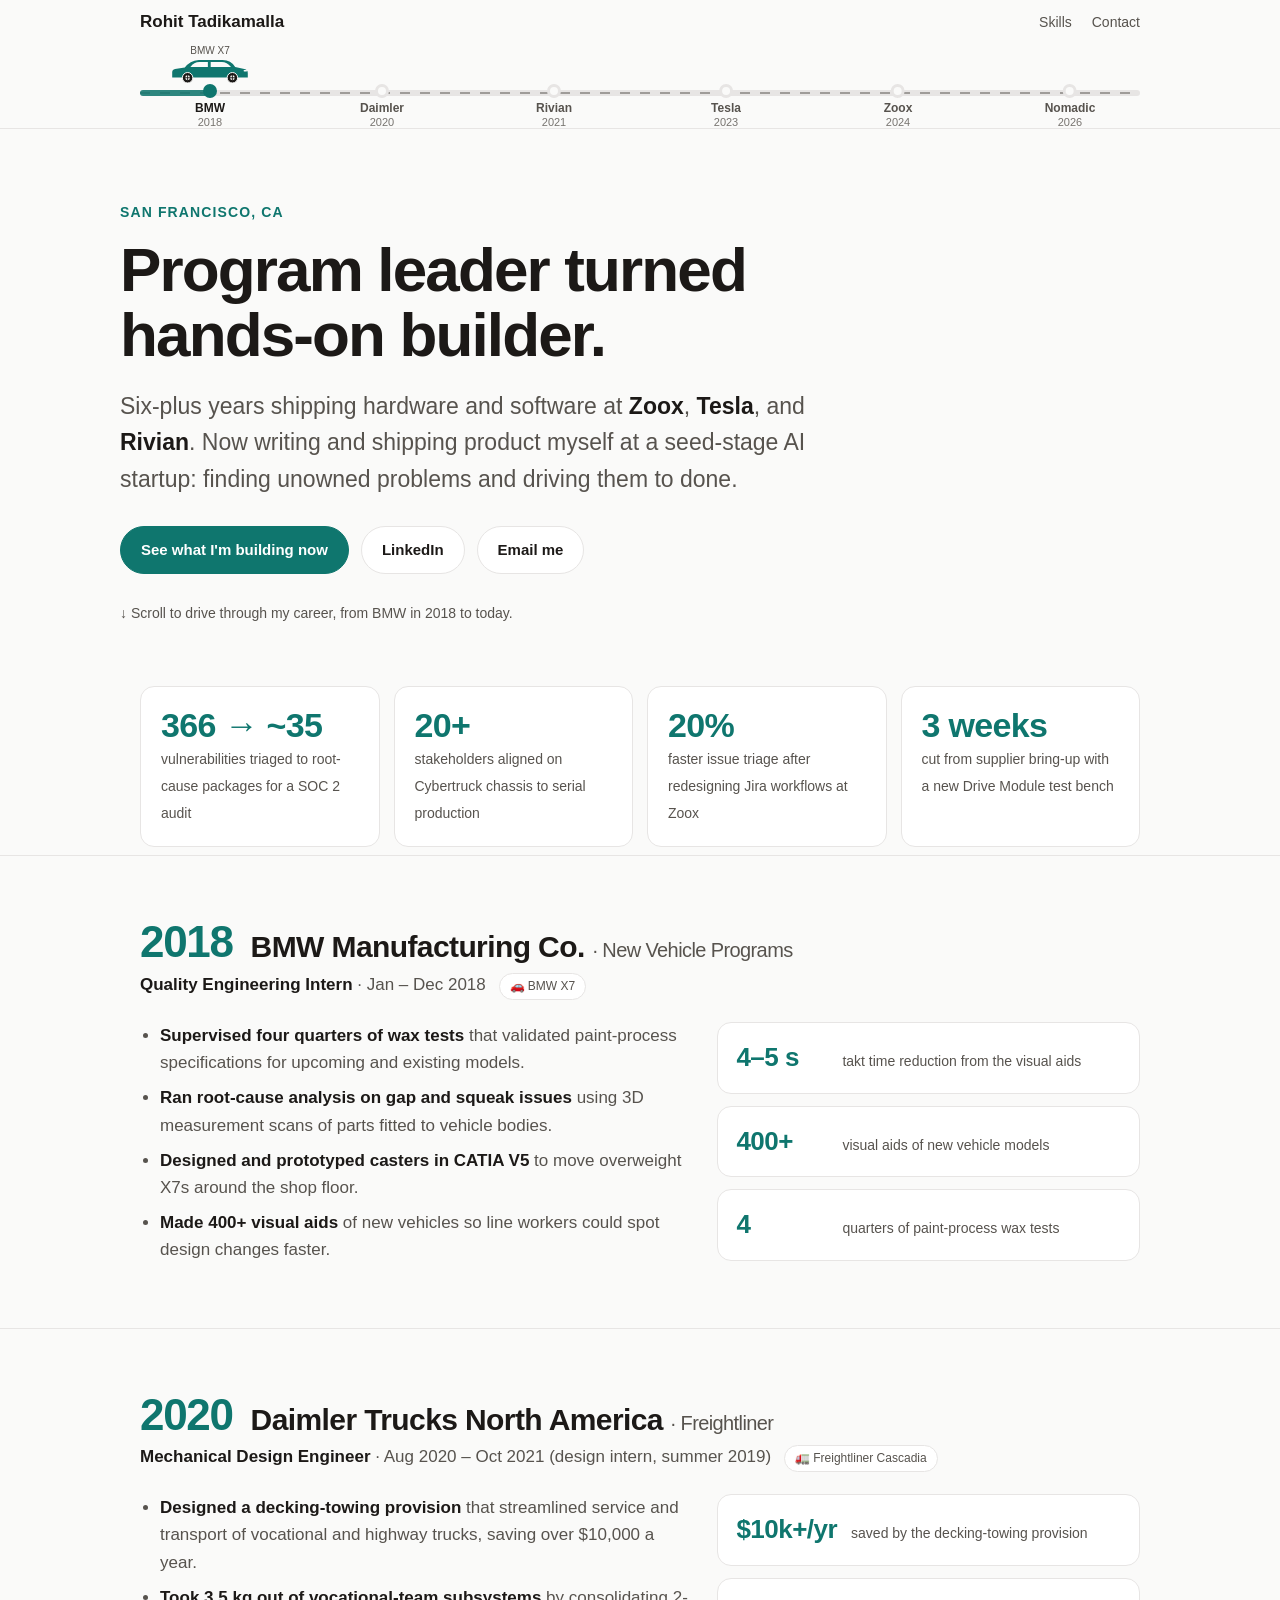
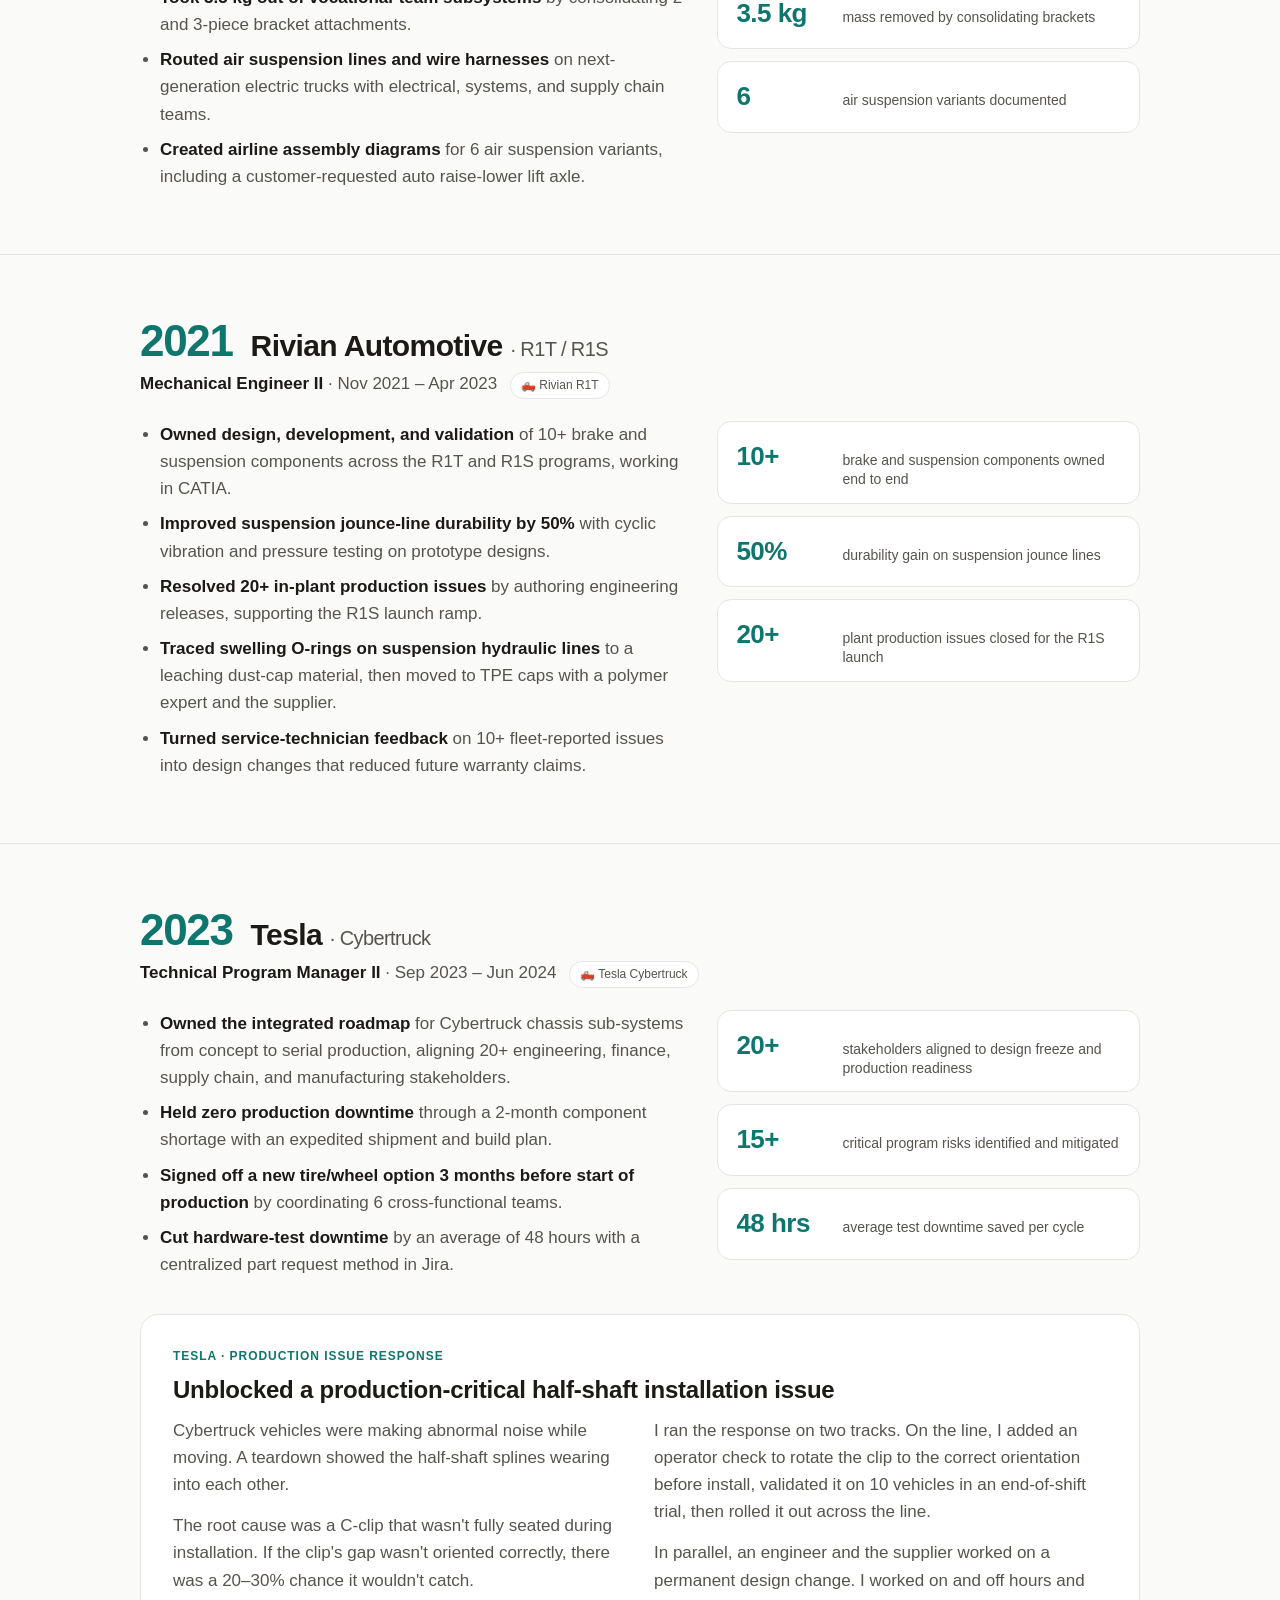
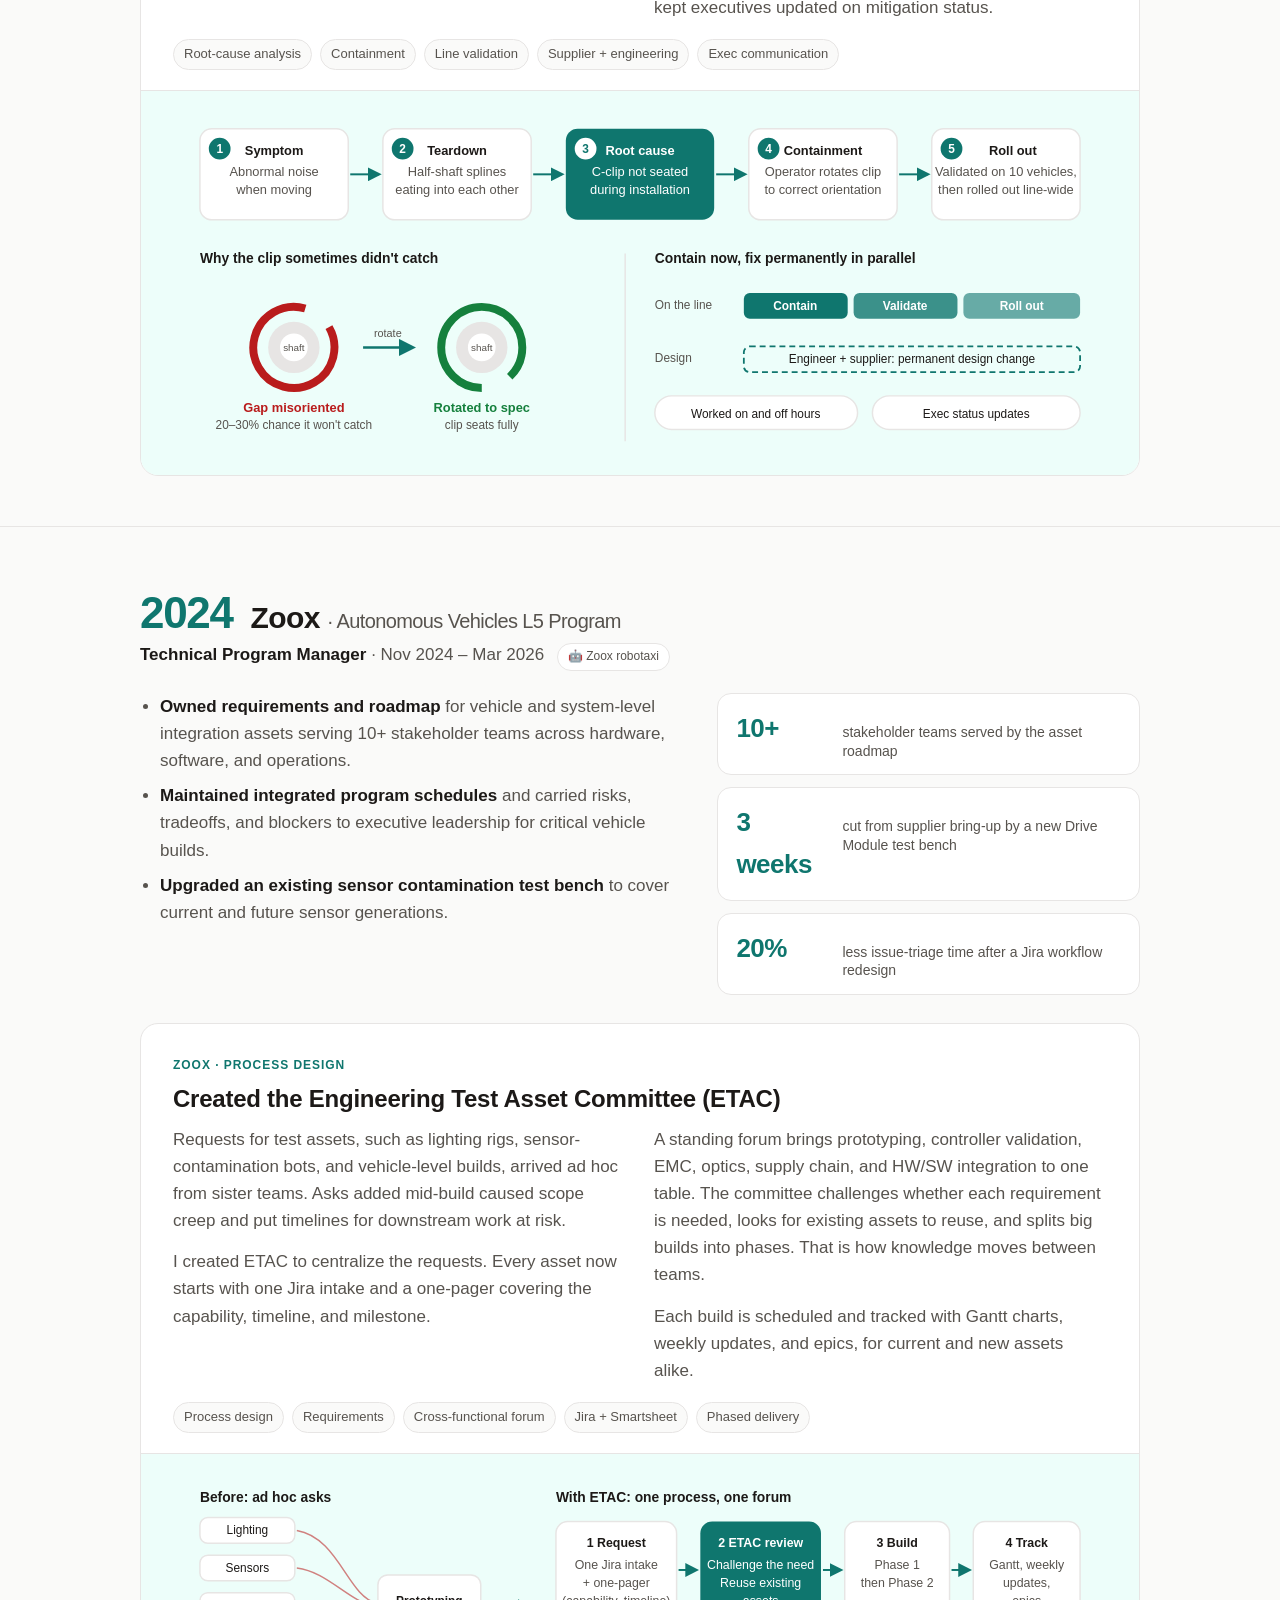
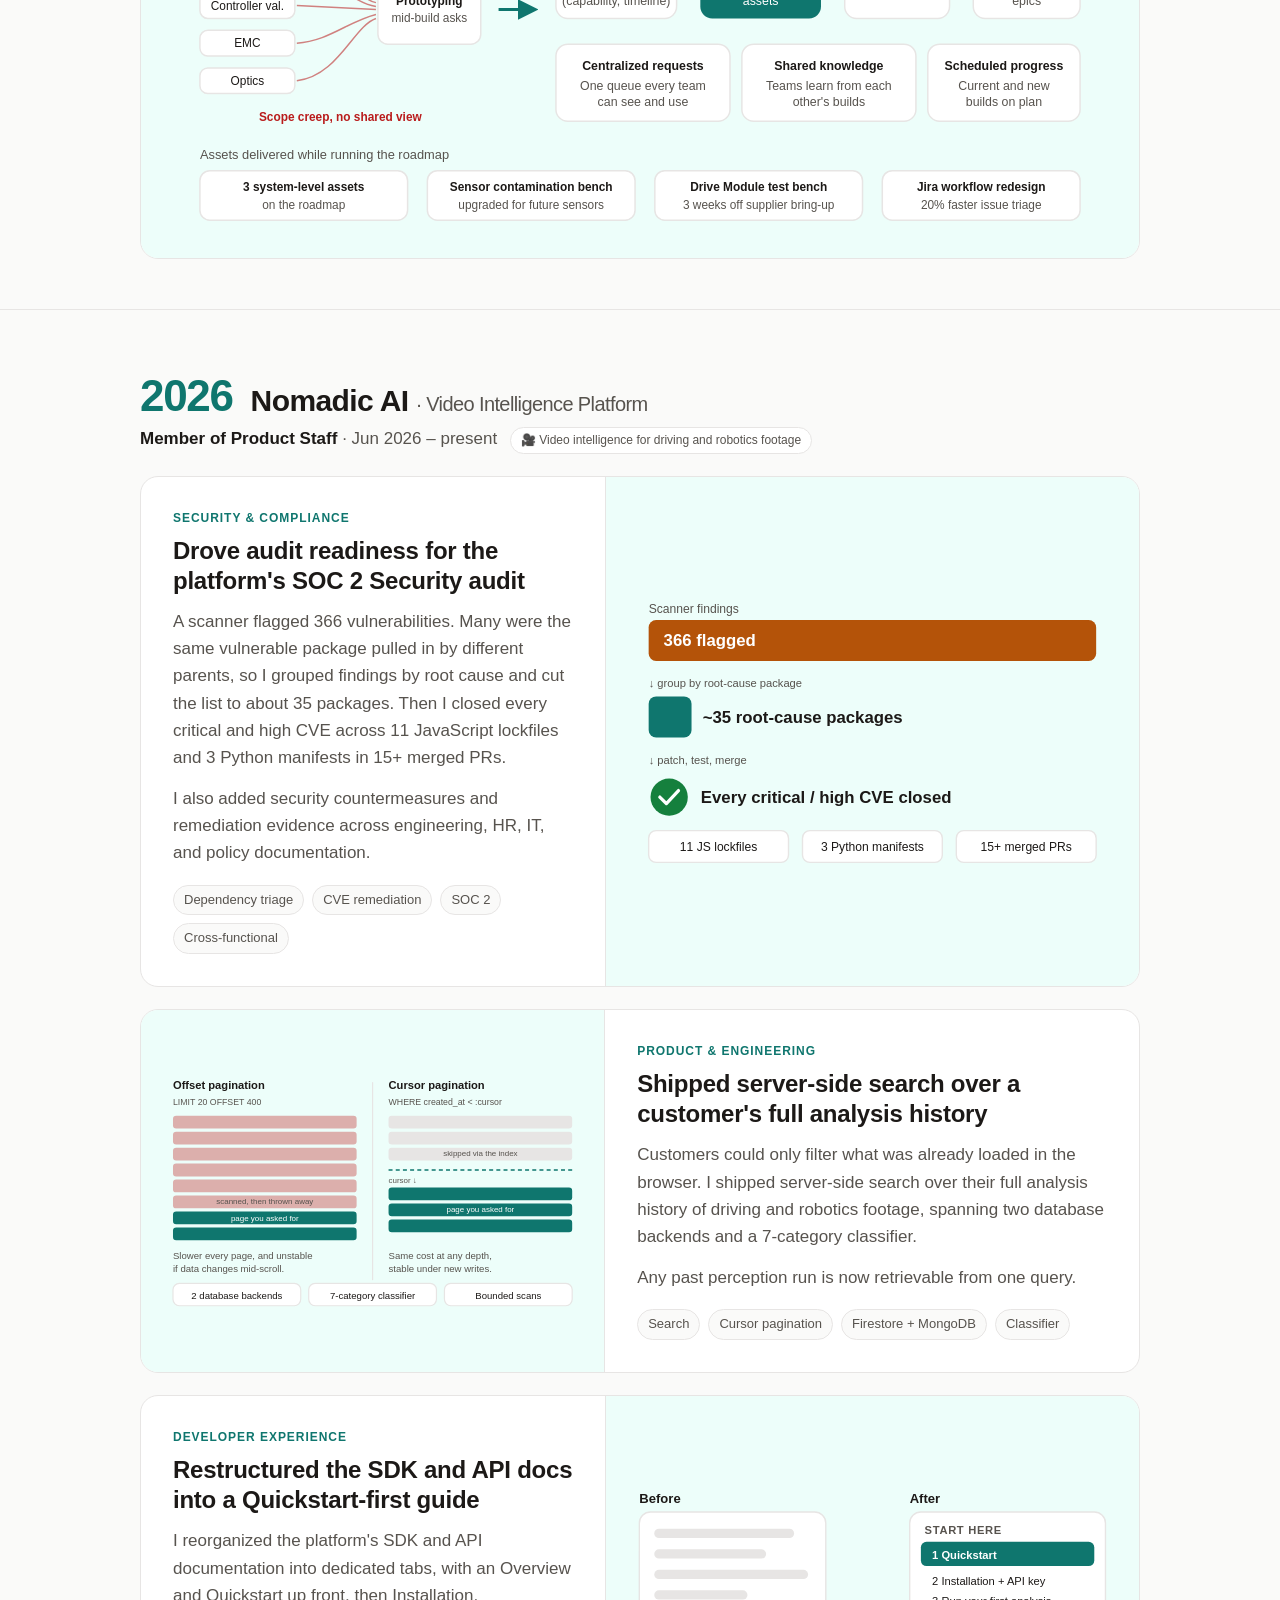
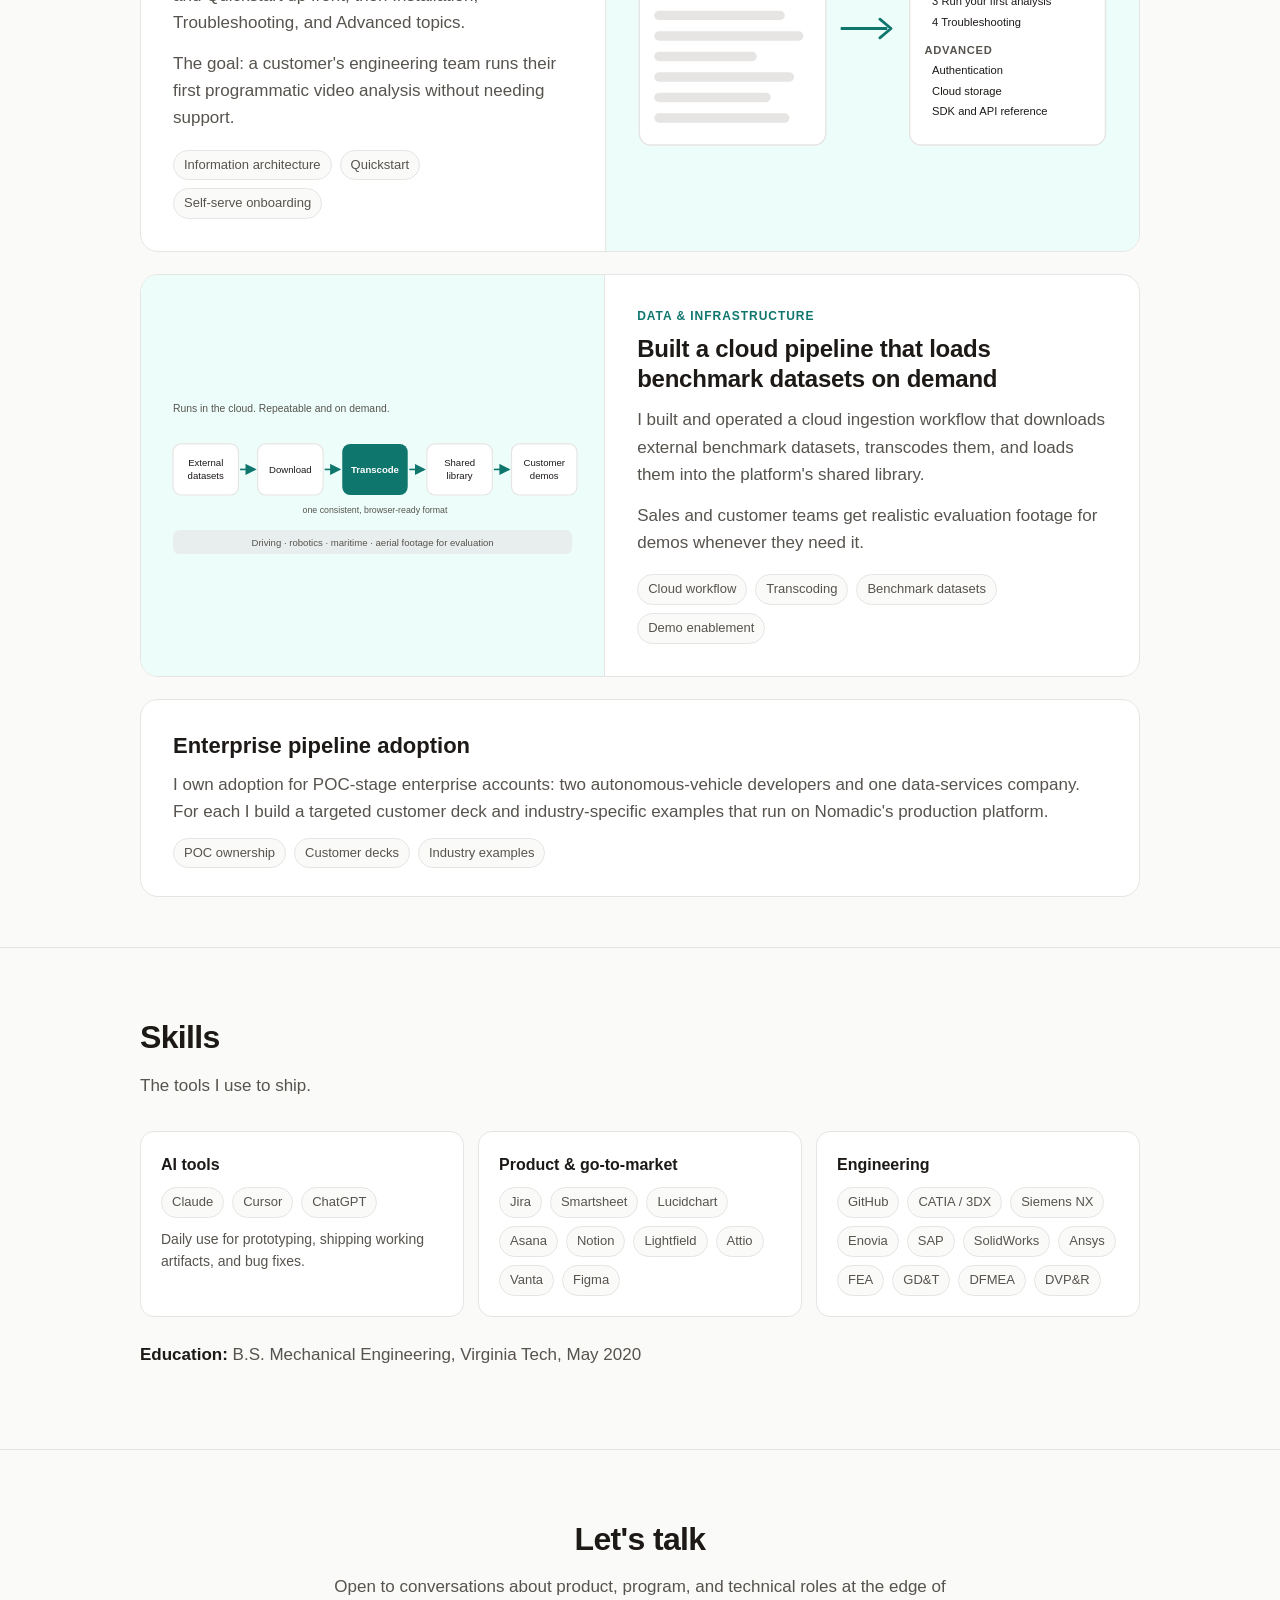
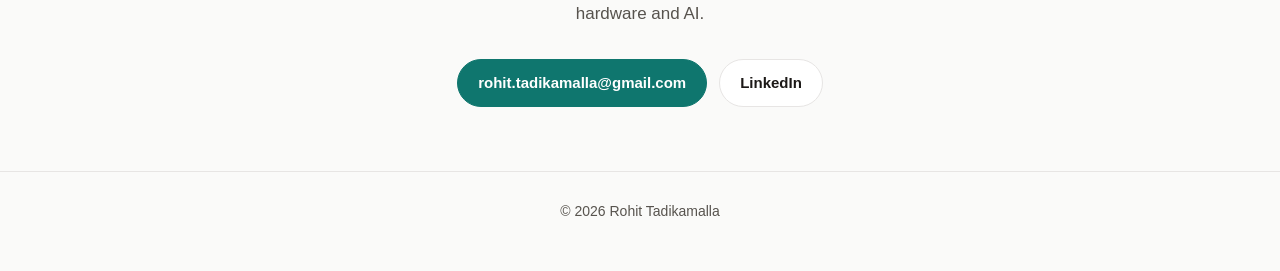
<file: archive/v1/index.html>
<!doctype html>
<html lang="en">
<head>
  <meta charset="utf-8">
  <meta name="viewport" content="width=device-width, initial-scale=1">
  <title>Rohit Tadikamalla — Work Portfolio</title>
  <meta name="description" content="Program leader turned hands-on builder. A career timeline from BMW to Daimler, Rivian, Tesla, Zoox, and Nomadic AI.">
  <link rel="stylesheet" href="styles.css">
</head>
<body>

<header class="site" id="site-header">
  <div class="wrap">
    <div class="bar">
      <a class="brand" href="#top">Rohit Tadikamalla</a>
      <ul>
        <li><a href="#skills">Skills</a></li>
        <li><a href="#contact">Contact</a></li>
      </ul>
    </div>

    <div class="road" id="road" aria-label="Career timeline: BMW, Daimler, Rivian, Tesla, Zoox, Nomadic AI">
      <div class="asphalt"></div>
      <div class="progress" id="progress"></div>
      <ol class="stations">
        <li style="--x:7%"><a href="#bmw"><i></i><b>BMW</b><small>2018</small></a></li>
        <li style="--x:24.2%"><a href="#daimler"><i></i><b>Daimler</b><small>2020</small></a></li>
        <li style="--x:41.4%"><a href="#rivian"><i></i><b>Rivian</b><small>2021</small></a></li>
        <li style="--x:58.6%"><a href="#tesla"><i></i><b>Tesla</b><small>2023</small></a></li>
        <li style="--x:75.8%"><a href="#zoox"><i></i><b>Zoox</b><small>2024</small></a></li>
        <li style="--x:93%"><a href="#nomadic"><i></i><b>Nomadic</b><small>2026</small></a></li>
      </ol>

      <div class="car" id="car" aria-hidden="true">
        <svg viewBox="0 0 120 48">
          <!-- 0: BMW X7 -->
          <g class="veh on" data-veh="0">
            <path class="body" d="M6 36V28Q6 25 10 24L24 22Q31 12 44 11H78Q90 11 96 21L109 24Q114 25 114 30V36Z"/>
            <path class="glass" d="M32 21Q37 14 45 14H57V21Z"/>
            <path class="glass" d="M61 14H77Q84 14 90 21H61Z"/>
            <rect class="glass" x="108" y="25.5" width="5" height="2" rx="1"/>
            <g transform="translate(28 36.5)"><g class="spin"><circle class="tire" r="7.5"/><circle class="rim" r="3.4"/><path class="spoke" d="M0-3.4V3.4M-3.4 0H3.4"/></g></g>
            <g transform="translate(92 36.5)"><g class="spin"><circle class="tire" r="7.5"/><circle class="rim" r="3.4"/><path class="spoke" d="M0-3.4V3.4M-3.4 0H3.4"/></g></g>
          </g>
          <!-- 1: Freightliner Cascadia -->
          <g class="veh" data-veh="1" transform="translate(8 0)">
            <path class="body" d="M3 37V13Q3 10 6 10H60L76 25H99Q103 25 103 29V37Z"/>
            <path class="body" d="M36 5H55L58 10H36Z"/>
            <rect class="body" x="47" y="0" width="2.5" height="6"/>
            <path class="glass" d="M58 13L71 25H58Z"/>
            <rect class="glass" x="47" y="14" width="9" height="11" rx="1"/>
            <rect class="body" x="0" y="37" width="104" height="2.5"/>
            <g transform="translate(18 36.5)"><g class="spin"><circle class="tire" r="7"/><circle class="rim" r="3.2"/><path class="spoke" d="M0-3.2V3.2M-3.2 0H3.2"/></g></g>
            <g transform="translate(32 36.5)"><g class="spin"><circle class="tire" r="7"/><circle class="rim" r="3.2"/><path class="spoke" d="M0-3.2V3.2M-3.2 0H3.2"/></g></g>
            <g transform="translate(88 36.5)"><g class="spin"><circle class="tire" r="7"/><circle class="rim" r="3.2"/><path class="spoke" d="M0-3.2V3.2M-3.2 0H3.2"/></g></g>
          </g>
          <!-- 2: Rivian R1T -->
          <g class="veh" data-veh="2">
            <path class="body" d="M6 36V22H44L48 12H84Q90 12 94 18L100 24L110 26Q114 27 114 31V36Z"/>
            <path class="glass" d="M51 15H67V22H49Z"/>
            <path class="glass" d="M70 15H84L91 22H70Z"/>
            <path class="ln" d="M9 25.5H42M9 25.5V21"/>
            <rect class="glass" x="108" y="27" width="3" height="6" rx="1.5"/>
            <g transform="translate(26 36.5)"><g class="spin"><circle class="tire" r="7.5"/><circle class="rim" r="3.4"/><path class="spoke" d="M0-3.4V3.4M-3.4 0H3.4"/></g></g>
            <g transform="translate(94 36.5)"><g class="spin"><circle class="tire" r="7.5"/><circle class="rim" r="3.4"/><path class="spoke" d="M0-3.4V3.4M-3.4 0H3.4"/></g></g>
          </g>
          <!-- 3: Tesla Cybertruck -->
          <g class="veh" data-veh="3">
            <path class="body" d="M4 36V24L12 22L54 11L96 20L114 27V36Z"/>
            <path class="glass" d="M50 15L58 14L88 21H50Z"/>
            <rect class="glass" x="104" y="27.5" width="10" height="1.6"/>
            <g transform="translate(28 36)"><g class="spin"><circle class="tire" r="8"/><circle class="rim" r="3.6"/><path class="spoke" d="M0-3.6V3.6M-3.6 0H3.6"/></g></g>
            <g transform="translate(92 36)"><g class="spin"><circle class="tire" r="8"/><circle class="rim" r="3.6"/><path class="spoke" d="M0-3.6V3.6M-3.6 0H3.6"/></g></g>
          </g>
          <!-- 4: Zoox robotaxi -->
          <g class="veh" data-veh="4">
            <rect class="body" x="8" y="10" width="104" height="26" rx="12"/>
            <rect class="glass" x="17" y="15" width="86" height="12" rx="6"/>
            <path class="body" d="M59.2 15V27H60.8V15Z"/>
            <circle class="body" cx="15" cy="9" r="3.5"/><circle class="body" cx="105" cy="9" r="3.5"/>
            <g transform="translate(30 36.5)"><g class="spin"><circle class="tire" r="7.5"/><circle class="rim" r="3.4"/><path class="spoke" d="M0-3.4V3.4M-3.4 0H3.4"/></g></g>
            <g transform="translate(90 36.5)"><g class="spin"><circle class="tire" r="7.5"/><circle class="rim" r="3.4"/><path class="spoke" d="M0-3.4V3.4M-3.4 0H3.4"/></g></g>
          </g>
          <!-- 5: Nomadic (sensing pod: camera puck + scan beam) -->
          <g class="veh" data-veh="5">
            <path class="beam" d="M112 22L128 6V40Z"/>
            <path class="arc" d="M117 17Q122 23 117 29"/>
            <rect class="body" x="8" y="10" width="104" height="26" rx="12"/>
            <rect class="glass" x="17" y="15" width="86" height="12" rx="6"/>
            <path class="body" d="M59.2 15V27H60.8V15Z"/>
            <rect class="body" x="50" y="4" width="20" height="7" rx="3.5"/>
            <circle class="glass" cx="60" cy="7.5" r="1.8"/>
            <g transform="translate(30 36.5)"><g class="spin"><circle class="tire" r="7.5"/><circle class="rim" r="3.4"/><path class="spoke" d="M0-3.4V3.4M-3.4 0H3.4"/></g></g>
            <g transform="translate(90 36.5)"><g class="spin"><circle class="tire" r="7.5"/><circle class="rim" r="3.4"/><path class="spoke" d="M0-3.4V3.4M-3.4 0H3.4"/></g></g>
          </g>
        </svg>
      </div>
      <div class="car-name" id="car-name">BMW X7</div>
    </div>
  </div>
</header>

<main id="top">
<div class="hero wrap">
  <p class="eyebrow">San Francisco, CA</p>
  <h1>Program leader turned<br>hands-on builder.</h1>
  <p class="lede">
    Six-plus years shipping hardware and software at <strong>Zoox</strong>, <strong>Tesla</strong>, and <strong>Rivian</strong>.
    Now writing and shipping product myself at a seed-stage AI startup: finding unowned problems and driving them to done.
  </p>
  <div class="cta">
    <a class="btn primary" href="#nomadic">See what I'm building now</a>
    <a class="btn" href="https://www.linkedin.com/in/rohittadikamalla">LinkedIn</a>
    <a class="btn" href="mailto:rohit.tadikamalla@gmail.com">Email me</a>
  </div>
  <p class="scrollhint">↓ Scroll to drive through my career, from BMW in 2018 to today.</p>
</div>

<div class="wrap">
  <div class="stats">
    <div class="stat"><b>366 → ~35</b><span>vulnerabilities triaged to root-cause packages for a SOC 2 audit</span></div>
    <div class="stat"><b>20+</b><span>stakeholders aligned on Cybertruck chassis to serial production</span></div>
    <div class="stat"><b>20%</b><span>faster issue triage after redesigning Jira workflows at Zoox</span></div>
    <div class="stat"><b>3 weeks</b><span>cut from supplier bring-up with a new Drive Module test bench</span></div>
  </div>
</div>

<!-- ============ 1. BMW ============ -->
<section class="stop" id="bmw" data-stop data-name="BMW X7">
  <div class="wrap">
    <div class="stop-head">
      <div class="era">2018</div>
      <h2>BMW Manufacturing Co. <span>· New Vehicle Programs</span></h2>
    </div>
    <p class="role"><b>Quality Engineering Intern</b> · Jan – Dec 2018 <span class="vehicle-tag">🚗 BMW X7</span></p>
    <div class="stop-grid">
      <ul>
        <li><b>Supervised four quarters of wax tests</b> that validated paint-process specifications for upcoming and existing models.</li>
        <li><b>Ran root-cause analysis on gap and squeak issues</b> using 3D measurement scans of parts fitted to vehicle bodies.</li>
        <li><b>Designed and prototyped casters in CATIA V5</b> to move overweight X7s around the shop floor.</li>
        <li><b>Made 400+ visual aids</b> of new vehicles so line workers could spot design changes faster.</li>
      </ul>
      <div class="mini">
        <div class="m"><b>4–5 s</b><span>takt time reduction from the visual aids</span></div>
        <div class="m"><b>400+</b><span>visual aids of new vehicle models</span></div>
        <div class="m"><b>4</b><span>quarters of paint-process wax tests</span></div>
      </div>
    </div>
  </div>
</section>

<!-- ============ 2. Daimler ============ -->
<section class="stop" id="daimler" data-stop data-name="Freightliner Cascadia">
  <div class="wrap">
    <div class="stop-head">
      <div class="era">2020</div>
      <h2>Daimler Trucks North America <span>· Freightliner</span></h2>
    </div>
    <p class="role"><b>Mechanical Design Engineer</b> · Aug 2020 – Oct 2021 (design intern, summer 2019) <span class="vehicle-tag">🚛 Freightliner Cascadia</span></p>
    <div class="stop-grid">
      <ul>
        <li><b>Designed a decking-towing provision</b> that streamlined service and transport of vocational and highway trucks, saving over $10,000 a year.</li>
        <li><b>Took 3.5 kg out of vocational-team subsystems</b> by consolidating 2- and 3-piece bracket attachments.</li>
        <li><b>Routed air suspension lines and wire harnesses</b> on next-generation electric trucks with electrical, systems, and supply chain teams.</li>
        <li><b>Created airline assembly diagrams</b> for 6 air suspension variants, including a customer-requested auto raise-lower lift axle.</li>
      </ul>
      <div class="mini">
        <div class="m"><b>$10k+/yr</b><span>saved by the decking-towing provision</span></div>
        <div class="m"><b>3.5 kg</b><span>mass removed by consolidating brackets</span></div>
        <div class="m"><b>6</b><span>air suspension variants documented</span></div>
      </div>
    </div>
  </div>
</section>

<!-- ============ 3. Rivian ============ -->
<section class="stop" id="rivian" data-stop data-name="Rivian R1T">
  <div class="wrap">
    <div class="stop-head">
      <div class="era">2021</div>
      <h2>Rivian Automotive <span>· R1T / R1S</span></h2>
    </div>
    <p class="role"><b>Mechanical Engineer II</b> · Nov 2021 – Apr 2023 <span class="vehicle-tag">🛻 Rivian R1T</span></p>
    <div class="stop-grid">
      <ul>
        <li><b>Owned design, development, and validation</b> of 10+ brake and suspension components across the R1T and R1S programs, working in CATIA.</li>
        <li><b>Improved suspension jounce-line durability by 50%</b> with cyclic vibration and pressure testing on prototype designs.</li>
        <li><b>Resolved 20+ in-plant production issues</b> by authoring engineering releases, supporting the R1S launch ramp.</li>
        <li><b>Traced swelling O-rings on suspension hydraulic lines</b> to a leaching dust-cap material, then moved to TPE caps with a polymer expert and the supplier.</li>
        <li><b>Turned service-technician feedback</b> on 10+ fleet-reported issues into design changes that reduced future warranty claims.</li>
      </ul>
      <div class="mini">
        <div class="m"><b>10+</b><span>brake and suspension components owned end to end</span></div>
        <div class="m"><b>50%</b><span>durability gain on suspension jounce lines</span></div>
        <div class="m"><b>20+</b><span>plant production issues closed for the R1S launch</span></div>
      </div>
    </div>
  </div>
</section>

<!-- ============ 4. Tesla ============ -->
<section class="stop" id="tesla" data-stop data-name="Tesla Cybertruck">
  <div class="wrap">
    <div class="stop-head">
      <div class="era">2023</div>
      <h2>Tesla <span>· Cybertruck</span></h2>
    </div>
    <p class="role"><b>Technical Program Manager II</b> · Sep 2023 – Jun 2024 <span class="vehicle-tag">🛻 Tesla Cybertruck</span></p>
    <div class="stop-grid">
      <ul>
        <li><b>Owned the integrated roadmap</b> for Cybertruck chassis sub-systems from concept to serial production, aligning 20+ engineering, finance, supply chain, and manufacturing stakeholders.</li>
        <li><b>Held zero production downtime</b> through a 2-month component shortage with an expedited shipment and build plan.</li>
        <li><b>Signed off a new tire/wheel option 3 months before start of production</b> by coordinating 6 cross-functional teams.</li>
        <li><b>Cut hardware-test downtime</b> by an average of 48 hours with a centralized part request method in Jira.</li>
      </ul>
      <div class="mini">
        <div class="m"><b>20+</b><span>stakeholders aligned to design freeze and production readiness</span></div>
        <div class="m"><b>15+</b><span>critical program risks identified and mitigated</span></div>
        <div class="m"><b>48 hrs</b><span>average test downtime saved per cycle</span></div>
      </div>
    </div>

    <article class="case wide">
      <div class="copy">
        <div class="tag">Tesla · Production issue response</div>
        <h3>Unblocked a production-critical half-shaft installation issue</h3>
        <div class="cols">
          <div>
            <p>Cybertruck vehicles were making abnormal noise while moving. A teardown showed the half-shaft splines wearing into each other.</p>
            <p>The root cause was a C-clip that wasn't fully seated during installation. If the clip's gap wasn't oriented correctly, there was a 20–30% chance it wouldn't catch.</p>
          </div>
          <div>
            <p>I ran the response on two tracks. On the line, I added an operator check to rotate the clip to the correct orientation before install, validated it on 10 vehicles in an end-of-shift trial, then rolled it out across the line.</p>
            <p>In parallel, an engineer and the supplier worked on a permanent design change. I worked on and off hours and kept executives updated on mitigation status.</p>
          </div>
        </div>
        <ul class="chips"><li>Root-cause analysis</li><li>Containment</li><li>Line validation</li><li>Supplier + engineering</li><li>Exec communication</li></ul>
      </div>
      <div class="viz">
        <svg viewBox="0 0 910 340" role="img" aria-label="Half-shaft issue: symptom, teardown, root cause, containment, validation and rollout, with a diagram of the C-clip orientation and a two-track response">
          <defs><marker id="ha" viewBox="0 0 10 10" refX="8" refY="5" markerWidth="7" markerHeight="7" orient="auto"><path d="M0 0L10 5L0 10z" fill="var(--accent)"/></marker></defs>

          <!-- Step flow -->
          <g font-size="13" text-anchor="middle">
            <rect x="10" y="14" width="150" height="92" rx="12" class="box"/>
            <circle cx="30" cy="34" r="11" class="acc"/><text x="30" y="38.5" class="onacc" font-weight="700" font-size="12">1</text>
            <text x="85" y="40" font-weight="700">Symptom</text><text x="85" y="62" class="m">Abnormal noise</text><text x="85" y="80" class="m">when moving</text>

            <rect x="195" y="14" width="150" height="92" rx="12" class="box"/>
            <circle cx="215" cy="34" r="11" class="acc"/><text x="215" y="38.5" class="onacc" font-weight="700" font-size="12">2</text>
            <text x="270" y="40" font-weight="700">Teardown</text><text x="270" y="62" class="m">Half-shaft splines</text><text x="270" y="80" class="m">eating into each other</text>

            <rect x="380" y="14" width="150" height="92" rx="12" class="acc"/>
            <circle cx="400" cy="34" r="11" fill="#fff"/><text x="400" y="38.5" fill="#0f766e" font-weight="700" font-size="12" style="fill:#0f766e">3</text>
            <text x="455" y="40" font-weight="700" class="onacc">Root cause</text><text x="455" y="62" class="onacc">C-clip not seated</text><text x="455" y="80" class="onacc">during installation</text>

            <rect x="565" y="14" width="150" height="92" rx="12" class="box"/>
            <circle cx="585" cy="34" r="11" class="acc"/><text x="585" y="38.5" class="onacc" font-weight="700" font-size="12">4</text>
            <text x="640" y="40" font-weight="700">Containment</text><text x="640" y="62" class="m">Operator rotates clip</text><text x="640" y="80" class="m">to correct orientation</text>

            <rect x="750" y="14" width="150" height="92" rx="12" class="box"/>
            <circle cx="770" cy="34" r="11" class="acc"/><text x="770" y="38.5" class="onacc" font-weight="700" font-size="12">5</text>
            <text x="832" y="40" font-weight="700">Roll out</text><text x="825" y="62" class="m">Validated on 10 vehicles,</text><text x="825" y="80" class="m">then rolled out line-wide</text>
          </g>
          <g stroke="var(--accent)" stroke-width="2" marker-end="url(#ha)">
            <line x1="162" y1="60" x2="191" y2="60"/><line x1="347" y1="60" x2="376" y2="60"/>
            <line x1="532" y1="60" x2="561" y2="60"/><line x1="717" y1="60" x2="746" y2="60"/>
          </g>

          <!-- C-clip orientation -->
          <text x="10" y="150" font-size="14" font-weight="700">Why the clip sometimes didn't catch</text>
          <g>
            <circle cx="105" cy="235" r="26" class="soft"/>
            <circle cx="105" cy="235" r="41" fill="none" stroke="var(--bad)" stroke-width="8" stroke-dasharray="226 32" transform="rotate(-30 105 235)"/>
            <circle cx="105" cy="235" r="14" fill="var(--surface)"/>
            <text x="105" y="239" font-size="10" text-anchor="middle" class="m">shaft</text>
            <text x="105" y="300" font-size="13" text-anchor="middle" font-weight="700" style="fill:var(--bad)">Gap misoriented</text>
            <text x="105" y="318" font-size="12" text-anchor="middle" class="m">20–30% chance it won't catch</text>
          </g>
          <path d="M175 235h50" stroke="var(--accent)" stroke-width="2.5" marker-end="url(#ha)"/>
          <text x="200" y="224" font-size="11" text-anchor="middle" class="m">rotate</text>
          <g>
            <circle cx="295" cy="235" r="26" class="soft"/>
            <circle cx="295" cy="235" r="41" fill="none" stroke="var(--good)" stroke-width="8" stroke-dasharray="226 32" transform="rotate(90 295 235)"/>
            <circle cx="295" cy="235" r="14" fill="var(--surface)"/>
            <text x="295" y="239" font-size="10" text-anchor="middle" class="m">shaft</text>
            <text x="295" y="300" font-size="13" text-anchor="middle" font-weight="700" style="fill:var(--good)">Rotated to spec</text>
            <text x="295" y="318" font-size="12" text-anchor="middle" class="m">clip seats fully</text>
          </g>

          <!-- Two tracks -->
          <line x1="440" y1="140" x2="440" y2="330" stroke="var(--line)" stroke-width="1.5"/>
          <text x="470" y="150" font-size="14" font-weight="700">Contain now, fix permanently in parallel</text>
          <text x="470" y="196" font-size="12" class="m">On the line</text>
          <rect x="560" y="180" width="105" height="26" rx="6" class="acc"/><text x="612" y="197" font-size="12" text-anchor="middle" class="onacc" font-weight="700">Contain</text>
          <rect x="671" y="180" width="105" height="26" rx="6" class="acc" opacity=".8"/><text x="723" y="197" font-size="12" text-anchor="middle" class="onacc" font-weight="700">Validate</text>
          <rect x="782" y="180" width="118" height="26" rx="6" class="acc" opacity=".6"/><text x="841" y="197" font-size="12" text-anchor="middle" class="onacc" font-weight="700">Roll out</text>
          <text x="470" y="250" font-size="12" class="m">Design</text>
          <rect x="560" y="234" width="340" height="26" rx="6" fill="none" stroke="var(--accent)" stroke-width="1.8" stroke-dasharray="6 4"/>
          <text x="730" y="251" font-size="12" text-anchor="middle">Engineer + supplier: permanent design change</text>
          <g font-size="12" text-anchor="middle">
            <rect x="470" y="284" width="205" height="34" rx="17" class="box"/><text x="572" y="306">Worked on and off hours</text>
            <rect x="690" y="284" width="210" height="34" rx="17" class="box"/><text x="795" y="306">Exec status updates</text>
          </g>
        </svg>
      </div>
    </article>
  </div>
</section>

<!-- ============ 5. Zoox ============ -->
<section class="stop" id="zoox" data-stop data-name="Zoox robotaxi">
  <div class="wrap">
    <div class="stop-head">
      <div class="era">2024</div>
      <h2>Zoox <span>· Autonomous Vehicles L5 Program</span></h2>
    </div>
    <p class="role"><b>Technical Program Manager</b> · Nov 2024 – Mar 2026 <span class="vehicle-tag">🤖 Zoox robotaxi</span></p>
    <div class="stop-grid">
      <ul>
        <li><b>Owned requirements and roadmap</b> for vehicle and system-level integration assets serving 10+ stakeholder teams across hardware, software, and operations.</li>
        <li><b>Maintained integrated program schedules</b> and carried risks, tradeoffs, and blockers to executive leadership for critical vehicle builds.</li>
        <li><b>Upgraded an existing sensor contamination test bench</b> to cover current and future sensor generations.</li>
      </ul>
      <div class="mini">
        <div class="m"><b>10+</b><span>stakeholder teams served by the asset roadmap</span></div>
        <div class="m"><b>3 weeks</b><span>cut from supplier bring-up by a new Drive Module test bench</span></div>
        <div class="m"><b>20%</b><span>less issue-triage time after a Jira workflow redesign</span></div>
      </div>
    </div>

    <article class="case wide">
      <div class="copy">
        <div class="tag">Zoox · Process design</div>
        <h3>Created the Engineering Test Asset Committee (ETAC)</h3>
        <div class="cols">
          <div>
            <p>Requests for test assets, such as lighting rigs, sensor-contamination bots, and vehicle-level builds, arrived ad hoc from sister teams. Asks added mid-build caused scope creep and put timelines for downstream work at risk.</p>
            <p>I created ETAC to centralize the requests. Every asset now starts with one Jira intake and a one-pager covering the capability, timeline, and milestone.</p>
          </div>
          <div>
            <p>A standing forum brings prototyping, controller validation, EMC, optics, supply chain, and HW/SW integration to one table. The committee challenges whether each requirement is needed, looks for existing assets to reuse, and splits big builds into phases. That is how knowledge moves between teams.</p>
            <p>Each build is scheduled and tracked with Gantt charts, weekly updates, and epics, for current and new assets alike.</p>
          </div>
        </div>
        <ul class="chips"><li>Process design</li><li>Requirements</li><li>Cross-functional forum</li><li>Jira + Smartsheet</li><li>Phased delivery</li></ul>
      </div>
      <div class="viz">
        <svg viewBox="0 0 910 360" role="img" aria-label="Before ETAC: many teams send ad hoc requests to prototyping. With ETAC: request, review, build, track, resting on three pillars: centralized requests, shared knowledge, scheduled progress">
          <defs><marker id="za" viewBox="0 0 10 10" refX="8" refY="5" markerWidth="7" markerHeight="7" orient="auto"><path d="M0 0L10 5L0 10z" fill="var(--accent)"/></marker></defs>

          <!-- Before -->
          <text x="10" y="24" font-size="14" font-weight="700">Before: ad hoc asks</text>
          <g font-size="12" text-anchor="middle">
            <rect x="10" y="40" width="96" height="26" rx="8" class="box"/><text x="58" y="57">Lighting</text>
            <rect x="10" y="78" width="96" height="26" rx="8" class="box"/><text x="58" y="95">Sensors</text>
            <rect x="10" y="116" width="96" height="26" rx="8" class="box"/><text x="58" y="133">Controller val.</text>
            <rect x="10" y="154" width="96" height="26" rx="8" class="box"/><text x="58" y="171">EMC</text>
            <rect x="10" y="192" width="96" height="26" rx="8" class="box"/><text x="58" y="209">Optics</text>
            <rect x="190" y="98" width="104" height="70" rx="10" class="box"/><text x="242" y="128" font-weight="700">Prototyping</text><text x="242" y="146" class="m">mid-build asks</text>
          </g>
          <g stroke="var(--bad)" stroke-width="1.5" opacity=".55" fill="none">
            <path d="M108 53 C150 60 160 120 188 126"/><path d="M108 91 C140 95 160 125 188 130"/>
            <path d="M108 129 L188 133"/><path d="M108 167 C140 165 160 145 188 138"/><path d="M108 205 C150 200 165 150 188 142"/>
          </g>
          <text x="152" y="246" font-size="12" text-anchor="middle" style="fill:var(--bad)" font-weight="700">Scope creep, no shared view</text>

          <path d="M312 133h36" stroke="var(--accent)" stroke-width="3" marker-end="url(#za)"/>

          <!-- After -->
          <text x="370" y="24" font-size="14" font-weight="700">With ETAC: one process, one forum</text>
          <g font-size="12.5" text-anchor="middle">
            <rect x="370" y="44" width="122" height="98" rx="12" class="box"/>
            <text x="431" y="70" font-weight="700">1  Request</text><text x="431" y="92" class="m">One Jira intake</text><text x="431" y="110" class="m">+ one-pager</text><text x="431" y="128" class="m">(capability, timeline)</text>

            <rect x="516" y="44" width="122" height="98" rx="12" class="acc"/>
            <text x="577" y="70" font-weight="700" class="onacc">2  ETAC review</text><text x="577" y="92" class="onacc">Challenge the need</text><text x="577" y="110" class="onacc">Reuse existing</text><text x="577" y="128" class="onacc">assets</text>

            <rect x="662" y="44" width="106" height="98" rx="12" class="box"/>
            <text x="715" y="70" font-weight="700">3  Build</text><text x="715" y="92" class="m">Phase 1</text><text x="715" y="110" class="m">then Phase 2</text>

            <rect x="792" y="44" width="108" height="98" rx="12" class="box"/>
            <text x="846" y="70" font-weight="700">4  Track</text><text x="846" y="92" class="m">Gantt, weekly</text><text x="846" y="110" class="m">updates,</text><text x="846" y="128" class="m">epics</text>
          </g>
          <g stroke="var(--accent)" stroke-width="2" marker-end="url(#za)">
            <line x1="494" y1="93" x2="512" y2="93"/><line x1="640" y1="93" x2="658" y2="93"/><line x1="770" y1="93" x2="788" y2="93"/>
          </g>

          <!-- Pillars -->
          <g font-size="12.5" text-anchor="middle">
            <rect x="370" y="168" width="176" height="78" rx="12" class="box"/>
            <text x="458" y="194" font-weight="700">Centralized requests</text><text x="458" y="214" class="m">One queue every team</text><text x="458" y="231" class="m">can see and use</text>
            <rect x="558" y="168" width="176" height="78" rx="12" class="box"/>
            <text x="646" y="194" font-weight="700">Shared knowledge</text><text x="646" y="214" class="m">Teams learn from each</text><text x="646" y="231" class="m">other's builds</text>
            <rect x="746" y="168" width="154" height="78" rx="12" class="box"/>
            <text x="823" y="194" font-weight="700">Scheduled progress</text><text x="823" y="214" class="m">Current and new</text><text x="823" y="231" class="m">builds on plan</text>
          </g>

          <!-- Assets delivered -->
          <text x="10" y="284" font-size="13" class="m">Assets delivered while running the roadmap</text>
          <g font-size="12" text-anchor="middle">
            <rect x="10" y="296" width="210" height="50" rx="10" class="box"/><text x="115" y="317" font-weight="700">3 system-level assets</text><text x="115" y="335" class="m">on the roadmap</text>
            <rect x="240" y="296" width="210" height="50" rx="10" class="box"/><text x="345" y="317" font-weight="700">Sensor contamination bench</text><text x="345" y="335" class="m">upgraded for future sensors</text>
            <rect x="470" y="296" width="210" height="50" rx="10" class="box"/><text x="575" y="317" font-weight="700">Drive Module test bench</text><text x="575" y="335" class="m">3 weeks off supplier bring-up</text>
            <rect x="700" y="296" width="200" height="50" rx="10" class="box"/><text x="800" y="317" font-weight="700">Jira workflow redesign</text><text x="800" y="335" class="m">20% faster issue triage</text>
          </g>
        </svg>
      </div>
    </article>
  </div>
</section>

<!-- ============ 6. Nomadic ============ -->
<section class="stop" id="nomadic" data-stop data-name="Nomadic (sensing pod)">
  <div class="wrap">
    <div class="stop-head">
      <div class="era">2026</div>
      <h2>Nomadic AI <span>· Video Intelligence Platform</span></h2>
    </div>
    <p class="role"><b>Member of Product Staff</b> · Jun 2026 – present <span class="vehicle-tag">🎥 Video intelligence for driving and robotics footage</span></p>

    <!-- SOC 2 -->
    <article class="case">
      <div class="copy">
        <div class="tag">Security &amp; compliance</div>
        <h3>Drove audit readiness for the platform's SOC 2 Security audit</h3>
        <p>A scanner flagged 366 vulnerabilities. Many were the same vulnerable package pulled in by different parents, so I grouped findings by root cause and cut the list to about 35 packages. Then I closed every critical and high CVE across 11 JavaScript lockfiles and 3 Python manifests in 15+ merged PRs.</p>
        <p>I also added security countermeasures and remediation evidence across engineering, HR, IT, and policy documentation.</p>
        <ul class="chips"><li>Dependency triage</li><li>CVE remediation</li><li>SOC 2</li><li>Cross-functional</li></ul>
      </div>
      <div class="viz">
        <svg viewBox="0 0 520 300" role="img" aria-label="Funnel: 366 flagged vulnerabilities reduced to about 35 root-cause packages, with every critical and high CVE closed">
          <text x="20" y="22" font-size="13" class="m">Scanner findings</text>
          <rect x="20" y="30" width="480" height="44" rx="8" class="warnF"/>
          <text x="36" y="58" font-size="18" font-weight="700" class="onacc">366 flagged</text>
          <text x="20" y="102" font-size="12" class="m">↓ group by root-cause package</text>
          <rect x="20" y="112" width="46" height="44" rx="8" class="acc"/>
          <text x="78" y="141" font-size="18" font-weight="700">~35 root-cause packages</text>
          <text x="20" y="184" font-size="12" class="m">↓ patch, test, merge</text>
          <circle cx="42" cy="220" r="20" class="goodF"/>
          <path d="M32 220l7 7l13-14" stroke="#fff" stroke-width="3.5" fill="none" stroke-linecap="round" stroke-linejoin="round"/>
          <text x="76" y="226" font-size="18" font-weight="700">Every critical / high CVE closed</text>
          <g>
            <rect x="20" y="256" width="150" height="34" rx="8" class="box"/><text x="95" y="278" font-size="13" text-anchor="middle">11 JS lockfiles</text>
            <rect x="185" y="256" width="150" height="34" rx="8" class="box"/><text x="260" y="278" font-size="13" text-anchor="middle">3 Python manifests</text>
            <rect x="350" y="256" width="150" height="34" rx="8" class="box"/><text x="425" y="278" font-size="13" text-anchor="middle">15+ merged PRs</text>
          </g>
        </svg>
      </div>
    </article>

    <!-- Search -->
    <article class="case flip">
      <div class="copy">
        <div class="tag">Product &amp; engineering</div>
        <h3>Shipped server-side search over a customer's full analysis history</h3>
        <p>Customers could only filter what was already loaded in the browser. I shipped server-side search over their full analysis history of driving and robotics footage, spanning two database backends and a 7-category classifier.</p>
        <p>Any past perception run is now retrievable from one query.</p>
        <ul class="chips"><li>Search</li><li>Cursor pagination</li><li>Firestore + MongoDB</li><li>Classifier</li></ul>
      </div>
      <div class="viz">
        <svg viewBox="0 0 520 300" role="img" aria-label="Offset pagination scans and discards rows before the page; cursor pagination jumps straight to the cursor">
          <g>
            <text x="10" y="22" font-size="14" font-weight="700">Offset pagination</text>
            <text x="10" y="42" font-size="11" font-family="ui-monospace, Menlo, monospace" class="m">LIMIT 20 OFFSET 400</text>
            <rect x="10" y="56" width="230" height="16" rx="4" class="badF" opacity=".35"/>
            <rect x="10" y="76" width="230" height="16" rx="4" class="badF" opacity=".35"/>
            <rect x="10" y="96" width="230" height="16" rx="4" class="badF" opacity=".35"/>
            <rect x="10" y="116" width="230" height="16" rx="4" class="badF" opacity=".35"/>
            <rect x="10" y="136" width="230" height="16" rx="4" class="badF" opacity=".35"/>
            <rect x="10" y="156" width="230" height="16" rx="4" class="badF" opacity=".35"/>
            <text x="125" y="167" font-size="10" text-anchor="middle" class="m">scanned, then thrown away</text>
            <rect x="10" y="176" width="230" height="16" rx="4" class="acc"/>
            <rect x="10" y="196" width="230" height="16" rx="4" class="acc"/>
            <text x="125" y="188" font-size="10" text-anchor="middle" class="onacc">page you asked for</text>
            <text x="10" y="236" font-size="12" class="m">Slower every page, and unstable</text>
            <text x="10" y="252" font-size="12" class="m">if data changes mid-scroll.</text>
          </g>
          <line x1="260" y1="14" x2="260" y2="262" stroke="var(--line)" stroke-width="1.5"/>
          <g>
            <text x="280" y="22" font-size="14" font-weight="700">Cursor pagination</text>
            <text x="280" y="42" font-size="11" font-family="ui-monospace, Menlo, monospace" class="m">WHERE created_at &lt; :cursor</text>
            <rect x="280" y="56" width="230" height="16" rx="4" class="soft"/>
            <rect x="280" y="76" width="230" height="16" rx="4" class="soft"/>
            <rect x="280" y="96" width="230" height="16" rx="4" class="soft"/>
            <text x="395" y="107" font-size="10" text-anchor="middle" class="m">skipped via the index</text>
            <path d="M280 124h230" stroke="var(--accent)" stroke-width="2" stroke-dasharray="5 4"/>
            <text x="280" y="140" font-size="10" class="m">cursor ↓</text>
            <rect x="280" y="146" width="230" height="16" rx="4" class="acc"/>
            <rect x="280" y="166" width="230" height="16" rx="4" class="acc"/>
            <rect x="280" y="186" width="230" height="16" rx="4" class="acc"/>
            <text x="395" y="177" font-size="10" text-anchor="middle" class="onacc">page you asked for</text>
            <text x="280" y="236" font-size="12" class="m">Same cost at any depth,</text>
            <text x="280" y="252" font-size="12" class="m">stable under new writes.</text>
          </g>
          <g>
            <rect x="10" y="266" width="160" height="28" rx="8" class="box"/><text x="90" y="285" font-size="12" text-anchor="middle">2 database backends</text>
            <rect x="180" y="266" width="160" height="28" rx="8" class="box"/><text x="260" y="285" font-size="12" text-anchor="middle">7-category classifier</text>
            <rect x="350" y="266" width="160" height="28" rx="8" class="box"/><text x="430" y="285" font-size="12" text-anchor="middle">Bounded scans</text>
          </g>
        </svg>
      </div>
    </article>

    <!-- Docs -->
    <article class="case">
      <div class="copy">
        <div class="tag">Developer experience</div>
        <h3>Restructured the SDK and API docs into a Quickstart-first guide</h3>
        <p>I reorganized the platform's SDK and API documentation into dedicated tabs, with an Overview and Quickstart up front, then Installation, Troubleshooting, and Advanced topics.</p>
        <p>The goal: a customer's engineering team runs their first programmatic video analysis without needing support.</p>
        <ul class="chips"><li>Information architecture</li><li>Quickstart</li><li>Self-serve onboarding</li></ul>
      </div>
      <div class="viz">
        <svg viewBox="0 0 520 300" role="img" aria-label="Docs sidebar before: one flat list; after: ordered Quickstart-first path">
          <text x="10" y="20" font-size="14" font-weight="700">Before</text>
          <rect x="10" y="30" width="200" height="250" rx="12" class="box"/>
          <g class="soft">
            <rect x="26" y="48" width="150" height="10" rx="5"/><rect x="26" y="70" width="120" height="10" rx="5"/>
            <rect x="26" y="92" width="165" height="10" rx="5"/><rect x="26" y="114" width="100" height="10" rx="5"/>
            <rect x="26" y="136" width="140" height="10" rx="5"/><rect x="26" y="158" width="160" height="10" rx="5"/>
            <rect x="26" y="180" width="110" height="10" rx="5"/><rect x="26" y="202" width="150" height="10" rx="5"/>
            <rect x="26" y="224" width="125" height="10" rx="5"/><rect x="26" y="246" width="145" height="10" rx="5"/>
          </g>
          <path d="M226 155h50" stroke="var(--accent)" stroke-width="3" fill="none"/>
          <path d="M268 145l12 10l-12 10" stroke="var(--accent)" stroke-width="3" fill="none" stroke-linecap="round" stroke-linejoin="round"/>
          <text x="300" y="20" font-size="14" font-weight="700">After</text>
          <rect x="300" y="30" width="210" height="250" rx="12" class="box"/>
          <g font-size="12">
            <text x="316" y="54" class="m" font-weight="700" letter-spacing=".06em">START HERE</text>
            <rect x="312" y="62" width="186" height="26" rx="6" class="acc"/>
            <text x="324" y="80" class="onacc" font-weight="700">1  Quickstart</text>
            <text x="324" y="108">2  Installation + API key</text>
            <text x="324" y="130">3  Run your first analysis</text>
            <text x="324" y="152">4  Troubleshooting</text>
            <text x="316" y="182" class="m" font-weight="700" letter-spacing=".06em">ADVANCED</text>
            <text x="324" y="204">Authentication</text>
            <text x="324" y="226">Cloud storage</text>
            <text x="324" y="248">SDK and API reference</text>
          </g>
        </svg>
      </div>
    </article>

    <!-- Ingestion -->
    <article class="case flip">
      <div class="copy">
        <div class="tag">Data &amp; infrastructure</div>
        <h3>Built a cloud pipeline that loads benchmark datasets on demand</h3>
        <p>I built and operated a cloud ingestion workflow that downloads external benchmark datasets, transcodes them, and loads them into the platform's shared library.</p>
        <p>Sales and customer teams get realistic evaluation footage for demos whenever they need it.</p>
        <ul class="chips"><li>Cloud workflow</li><li>Transcoding</li><li>Benchmark datasets</li><li>Demo enablement</li></ul>
      </div>
      <div class="viz">
        <svg viewBox="0 0 520 220" role="img" aria-label="Pipeline: external datasets, download, transcode, shared library, customer demos">
          <defs><marker id="arr" viewBox="0 0 10 10" refX="8" refY="5" markerWidth="7" markerHeight="7" orient="auto"><path d="M0 0L10 5L0 10z" fill="var(--accent)"/></marker></defs>
          <g font-size="12" text-anchor="middle">
            <rect x="10" y="70" width="82" height="64" rx="10" class="box"/><text x="51" y="98">External</text><text x="51" y="114">datasets</text>
            <rect x="116" y="70" width="82" height="64" rx="10" class="box"/><text x="157" y="106">Download</text>
            <rect x="222" y="70" width="82" height="64" rx="10" class="acc"/><text x="263" y="106" class="onacc" font-weight="700">Transcode</text>
            <rect x="328" y="70" width="82" height="64" rx="10" class="box"/><text x="369" y="98">Shared</text><text x="369" y="114">library</text>
            <rect x="434" y="70" width="82" height="64" rx="10" class="box"/><text x="475" y="98">Customer</text><text x="475" y="114">demos</text>
          </g>
          <g stroke="var(--accent)" stroke-width="2" marker-end="url(#arr)">
            <line x1="94" y1="102" x2="112" y2="102"/><line x1="200" y1="102" x2="218" y2="102"/>
            <line x1="306" y1="102" x2="324" y2="102"/><line x1="412" y1="102" x2="430" y2="102"/>
          </g>
          <text x="263" y="156" font-size="11" text-anchor="middle" class="m">one consistent, browser-ready format</text>
          <text x="10" y="30" font-size="13" class="m">Runs in the cloud. Repeatable and on demand.</text>
          <rect x="10" y="178" width="500" height="30" rx="8" class="soft" opacity=".6"/>
          <text x="260" y="198" font-size="12" text-anchor="middle" class="m">Driving · robotics · maritime · aerial footage for evaluation</text>
        </svg>
      </div>
    </article>

    <div class="note-card">
      <h3>Enterprise pipeline adoption</h3>
      <p>I own adoption for POC-stage enterprise accounts: two autonomous-vehicle developers and one data-services company. For each I build a targeted customer deck and industry-specific examples that run on Nomadic's production platform.</p>
      <ul class="chips"><li>POC ownership</li><li>Customer decks</li><li>Industry examples</li></ul>
    </div>
  </div>
</section>

<section class="plain" id="skills">
  <div class="wrap">
    <h2 class="sec">Skills</h2>
    <p class="sub">The tools I use to ship.</p>
    <div class="skills">
      <div class="skill"><h3>AI tools</h3><ul class="chips"><li>Claude</li><li>Cursor</li><li>ChatGPT</li></ul><p style="color:var(--muted);font-size:14px;margin:10px 0 0">Daily use for prototyping, shipping working artifacts, and bug fixes.</p></div>
      <div class="skill"><h3>Product &amp; go-to-market</h3><ul class="chips"><li>Jira</li><li>Smartsheet</li><li>Lucidchart</li><li>Asana</li><li>Notion</li><li>Lightfield</li><li>Attio</li><li>Vanta</li><li>Figma</li></ul></div>
      <div class="skill"><h3>Engineering</h3><ul class="chips"><li>GitHub</li><li>CATIA / 3DX</li><li>Siemens NX</li><li>Enovia</li><li>SAP</li><li>SolidWorks</li><li>Ansys</li><li>FEA</li><li>GD&amp;T</li><li>DFMEA</li><li>DVP&amp;R</li></ul></div>
    </div>
    <p style="margin-top:24px;color:var(--muted)"><b style="color:var(--ink)">Education:</b> B.S. Mechanical Engineering, Virginia Tech, May 2020</p>
  </div>
</section>

<section class="plain contact" id="contact">
  <div class="wrap">
    <h2 class="sec">Let's talk</h2>
    <p class="sub">Open to conversations about product, program, and technical roles at the edge of hardware and AI.</p>
    <div class="cta">
      <a class="btn primary" href="mailto:rohit.tadikamalla@gmail.com">rohit.tadikamalla@gmail.com</a>
      <a class="btn" href="https://www.linkedin.com/in/rohittadikamalla">LinkedIn</a>
    </div>
  </div>
</section>
</main>

<footer>© 2026 Rohit Tadikamalla</footer>

<script src="timeline.js"></script>
</body>
</html>
</file>
<file: archive/v1/styles.css>
:root {
  --bg: #fafaf9;
  --surface: #ffffff;
  --ink: #1c1917;
  --muted: #57534e;
  --line: #e7e5e4;
  --accent: #0f766e;
  --accent-soft: #ccfbf1;
  --warn: #b45309;
  --bad: #b91c1c;
  --good: #15803d;
  --radius: 14px;
  --max: 1040px;
  --header-h: 128px;
}
@media (prefers-color-scheme: dark) {
  :root {
    --bg: #0c0a09;
    --surface: #171412;
    --ink: #f5f5f4;
    --muted: #a8a29e;
    --line: #292524;
    --accent: #2dd4bf;
    --accent-soft: #134e4a;
    --warn: #fbbf24;
    --bad: #f87171;
    --good: #4ade80;
  }
}

* { box-sizing: border-box; }
html { scroll-behavior: smooth; }
body {
  margin: 0;
  background: var(--bg);
  color: var(--ink);
  font: 17px/1.6 -apple-system, BlinkMacSystemFont, "Inter", "Segoe UI", Roboto, sans-serif;
  -webkit-font-smoothing: antialiased;
}
a { color: var(--accent); text-decoration: none; }
a:hover { text-decoration: underline; }
.wrap { max-width: var(--max); margin: 0 auto; padding: 0 20px; }

/* ---------- Sticky header with the moving car ---------- */
header.site {
  position: sticky; top: 0; z-index: 20;
  background: color-mix(in srgb, var(--bg) 92%, transparent);
  backdrop-filter: blur(10px);
  border-bottom: 1px solid var(--line);
}
.bar { display: flex; align-items: center; justify-content: space-between; height: 44px; }
.bar .brand { font-weight: 700; color: var(--ink); }
.bar ul { display: flex; gap: 20px; list-style: none; margin: 0; padding: 0; font-size: 14px; }
.bar ul a { color: var(--muted); }
.bar ul a:hover { color: var(--ink); text-decoration: none; }

.road { position: relative; height: 84px; }
.road .asphalt {
  position: absolute; left: 0; right: 0; top: 46px; height: 6px; border-radius: 3px;
  background: var(--line);
}
.road .asphalt::after {
  content: ""; position: absolute; left: 0; right: 0; top: 2px; height: 2px;
  background: repeating-linear-gradient(90deg, var(--muted) 0 10px, transparent 10px 20px); opacity: .5;
}
.road .progress {
  position: absolute; left: 0; top: 46px; height: 6px; border-radius: 3px;
  background: var(--accent); width: 0; opacity: .85;
}
.stations { list-style: none; margin: 0; padding: 0; }
.stations li { position: absolute; top: 40px; left: var(--x); transform: translateX(-50%); text-align: center; }
.stations a { display: flex; flex-direction: column; align-items: center; color: var(--muted); line-height: 1.15; }
.stations a:hover { text-decoration: none; color: var(--ink); }
.stations i {
  width: 14px; height: 14px; border-radius: 50%; background: var(--bg);
  border: 3px solid var(--line); transition: border-color .25s, background .25s;
}
.stations b { font-size: 12px; margin-top: 4px; font-weight: 700; }
.stations small { font-size: 11px; opacity: .8; }
.stations li.passed i { border-color: var(--accent); }
.stations li.current i { border-color: var(--accent); background: var(--accent); }
.stations li.current b { color: var(--ink); }

.car {
  position: absolute; top: 8px; left: 0; width: 84px; height: 34px;
  transform: translateX(-50%); pointer-events: none; will-change: left;
}
.car svg { width: 100%; height: 100%; overflow: visible; display: block; }
.car .veh { opacity: 0; transition: opacity .25s ease; }
.car .veh.on { opacity: 1; }
.car .body { fill: var(--accent); }
.car .glass { fill: var(--bg); }
.car .ln { stroke: var(--bg); stroke-width: 1.4; fill: none; }
.car .tire { fill: var(--ink); stroke: var(--bg); stroke-width: 1.4; }
.car .rim { fill: var(--bg); }
.car .spoke { stroke: var(--ink); stroke-width: 1.3; stroke-linecap: round; }
.car .spin { transform: rotate(var(--rot, 0deg)); }
.car .beam { fill: var(--accent); opacity: .25; }
.car .arc { stroke: var(--accent); fill: none; stroke-width: 1.4; stroke-linecap: round; }
.car-name {
  position: absolute; top: -1px; left: 0; transform: translateX(-50%);
  font-size: 10px; color: var(--muted); white-space: nowrap; pointer-events: none;
}
@media (max-width: 640px) {
  :root { --header-h: 118px; }
  .car { width: 62px; height: 25px; top: 17px; }
  .car-name { display: none; }
  .stations small { display: none; }
  .stations b { font-size: 10.5px; }
  .bar ul li:not(:last-child) { display: none; }
}
@media (prefers-reduced-motion: reduce) {
  .car .veh { transition: none; }
}

/* ---------- Hero ---------- */
.hero { padding: 72px 0 40px; }
.eyebrow { color: var(--accent); font-weight: 600; font-size: 14px; letter-spacing: .08em; text-transform: uppercase; margin: 0 0 14px; }
h1 { font-size: clamp(38px, 6vw, 62px); line-height: 1.05; letter-spacing: -.03em; margin: 0 0 20px; }
.lede { font-size: clamp(19px, 2.4vw, 23px); color: var(--muted); max-width: 720px; margin: 0 0 28px; }
.lede strong { color: var(--ink); font-weight: 600; }
.cta { display: flex; gap: 12px; flex-wrap: wrap; }
.btn {
  display: inline-block; padding: 11px 20px; border-radius: 999px; font-weight: 600; font-size: 15px;
  border: 1px solid var(--line); color: var(--ink); background: var(--surface);
}
.btn.primary { background: var(--accent); border-color: var(--accent); color: #fff; }
@media (prefers-color-scheme: dark) { .btn.primary { color: #042f2e; } }
.btn:hover { text-decoration: none; transform: translateY(-1px); }
.scrollhint { margin-top: 28px; color: var(--muted); font-size: 14px; }

.stats { display: grid; grid-template-columns: repeat(4, 1fr); gap: 14px; margin: 8px 0 8px; }
.stat { background: var(--surface); border: 1px solid var(--line); border-radius: var(--radius); padding: 20px; }
.stat b { display: block; font-size: 34px; letter-spacing: -.02em; line-height: 1.1; color: var(--accent); }
.stat span { color: var(--muted); font-size: 14px; }
@media (max-width: 760px) { .stats { grid-template-columns: repeat(2, 1fr); } }

/* ---------- Timeline stops ---------- */
.stop { padding: 64px 0 28px; scroll-margin-top: calc(var(--header-h) - 20px); border-top: 1px solid var(--line); }
.stop-head { display: flex; align-items: baseline; gap: 18px; flex-wrap: wrap; margin-bottom: 6px; }
.era { font-size: 44px; font-weight: 800; letter-spacing: -.03em; color: var(--accent); line-height: 1; }
.stop-head h2 { font-size: 30px; letter-spacing: -.02em; margin: 0; line-height: 1.15; }
.stop-head h2 span { color: var(--muted); font-weight: 500; font-size: 20px; }
.role { color: var(--muted); margin: 6px 0 22px; }
.role b { color: var(--ink); }
.vehicle-tag {
  display: inline-block; font-size: 12px; padding: 3px 10px; border-radius: 999px;
  border: 1px solid var(--line); background: var(--surface); color: var(--muted); margin-left: 8px; white-space: nowrap;
}

.stop-grid { display: grid; grid-template-columns: 1.3fr 1fr; gap: 28px; align-items: start; margin-bottom: 28px; }
.stop-grid ul { margin: 0; padding-left: 20px; color: var(--muted); }
.stop-grid li { margin-bottom: 8px; }
.stop-grid li b { color: var(--ink); font-weight: 600; }
.mini { display: grid; gap: 12px; }
.mini .m { background: var(--surface); border: 1px solid var(--line); border-radius: var(--radius); padding: 14px 18px; display: flex; gap: 14px; align-items: baseline; }
.mini .m b { font-size: 26px; letter-spacing: -.02em; color: var(--accent); min-width: 92px; }
.mini .m span { color: var(--muted); font-size: 14px; line-height: 1.35; }
@media (max-width: 860px) { .stop-grid { grid-template-columns: 1fr; } }

/* ---------- Case studies ---------- */
.case {
  background: var(--surface); border: 1px solid var(--line); border-radius: 18px;
  display: grid; grid-template-columns: 1fr 1.15fr; overflow: hidden; margin-bottom: 22px;
}
.case .copy { padding: 32px; display: flex; flex-direction: column; justify-content: center; }
.case .viz { background: color-mix(in srgb, var(--accent-soft) 35%, var(--surface)); padding: 24px; display: flex; align-items: center; justify-content: center; border-left: 1px solid var(--line); }
.case.flip .copy { order: 2; }
.case.flip .viz { order: 1; border-left: 0; border-right: 1px solid var(--line); }
.case.wide { grid-template-columns: 1fr; }
.case.wide .copy { padding: 32px 32px 20px; }
.case.wide .copy .cols { display: grid; grid-template-columns: 1fr 1fr; gap: 28px; }
.case.wide .viz { border: 0; border-top: 1px solid var(--line); padding: 24px 28px; }
.case.wide .viz svg { max-width: 900px; }
.tag { font-size: 12px; font-weight: 700; letter-spacing: .08em; text-transform: uppercase; color: var(--accent); margin-bottom: 8px; }
.case h3 { font-size: 24px; letter-spacing: -.01em; line-height: 1.25; margin: 0 0 12px; }
.case p { margin: 0 0 14px; color: var(--muted); }
.chips { display: flex; flex-wrap: wrap; gap: 8px; margin: 4px 0 0; padding: 0; list-style: none; }
.chips li { font-size: 13px; padding: 4px 10px; border-radius: 999px; background: var(--bg); border: 1px solid var(--line); color: var(--muted); }
.viz svg { width: 100%; height: auto; max-width: 520px; }
@media (max-width: 860px) {
  .case, .case.wide { grid-template-columns: 1fr; }
  .case.flip .copy, .case.flip .viz { order: 0; }
  .case .viz, .case.flip .viz { border: 0; border-top: 1px solid var(--line); }
  .case.wide .copy .cols { grid-template-columns: 1fr; gap: 0; }
}
.note-card { background: var(--surface); border: 1px solid var(--line); border-radius: 18px; padding: 28px 32px; margin-bottom: 22px; }
.note-card h3 { margin: 0 0 8px; font-size: 22px; }
.note-card p { color: var(--muted); margin: 0 0 12px; }

/* SVG theme hooks (case-study diagrams) */
.viz svg text { font-family: inherit; fill: var(--ink); }
.viz svg .m { fill: var(--muted); }
.viz svg .box { fill: var(--surface); stroke: var(--line); stroke-width: 1.5; }
.viz svg .acc { fill: var(--accent); }
.viz svg .accS { stroke: var(--accent); fill: none; stroke-width: 2; }
.viz svg .badF { fill: var(--bad); }
.viz svg .goodF { fill: var(--good); }
.viz svg .warnF { fill: var(--warn); }
.viz svg .soft { fill: var(--line); }
.viz svg .onacc { fill: #fff; }
@media (prefers-color-scheme: dark) { .viz svg .onacc { fill: #042f2e; } }

/* ---------- Skills / contact ---------- */
section.plain { padding: 64px 0; border-top: 1px solid var(--line); }
h2.sec { font-size: 32px; letter-spacing: -.02em; margin: 0 0 8px; }
.sub { color: var(--muted); margin: 0 0 32px; max-width: 680px; }
.skills { display: grid; grid-template-columns: repeat(3, 1fr); gap: 14px; }
.skill { background: var(--surface); border: 1px solid var(--line); border-radius: var(--radius); padding: 20px; }
.skill h3 { margin: 0 0 10px; font-size: 16px; }
@media (max-width: 760px) { .skills { grid-template-columns: 1fr; } }
.contact { text-align: center; }
.contact .sub { margin-left: auto; margin-right: auto; }
.contact .cta { justify-content: center; }
footer { padding: 28px 0 48px; color: var(--muted); font-size: 14px; text-align: center; border-top: 1px solid var(--line); }
</file>
